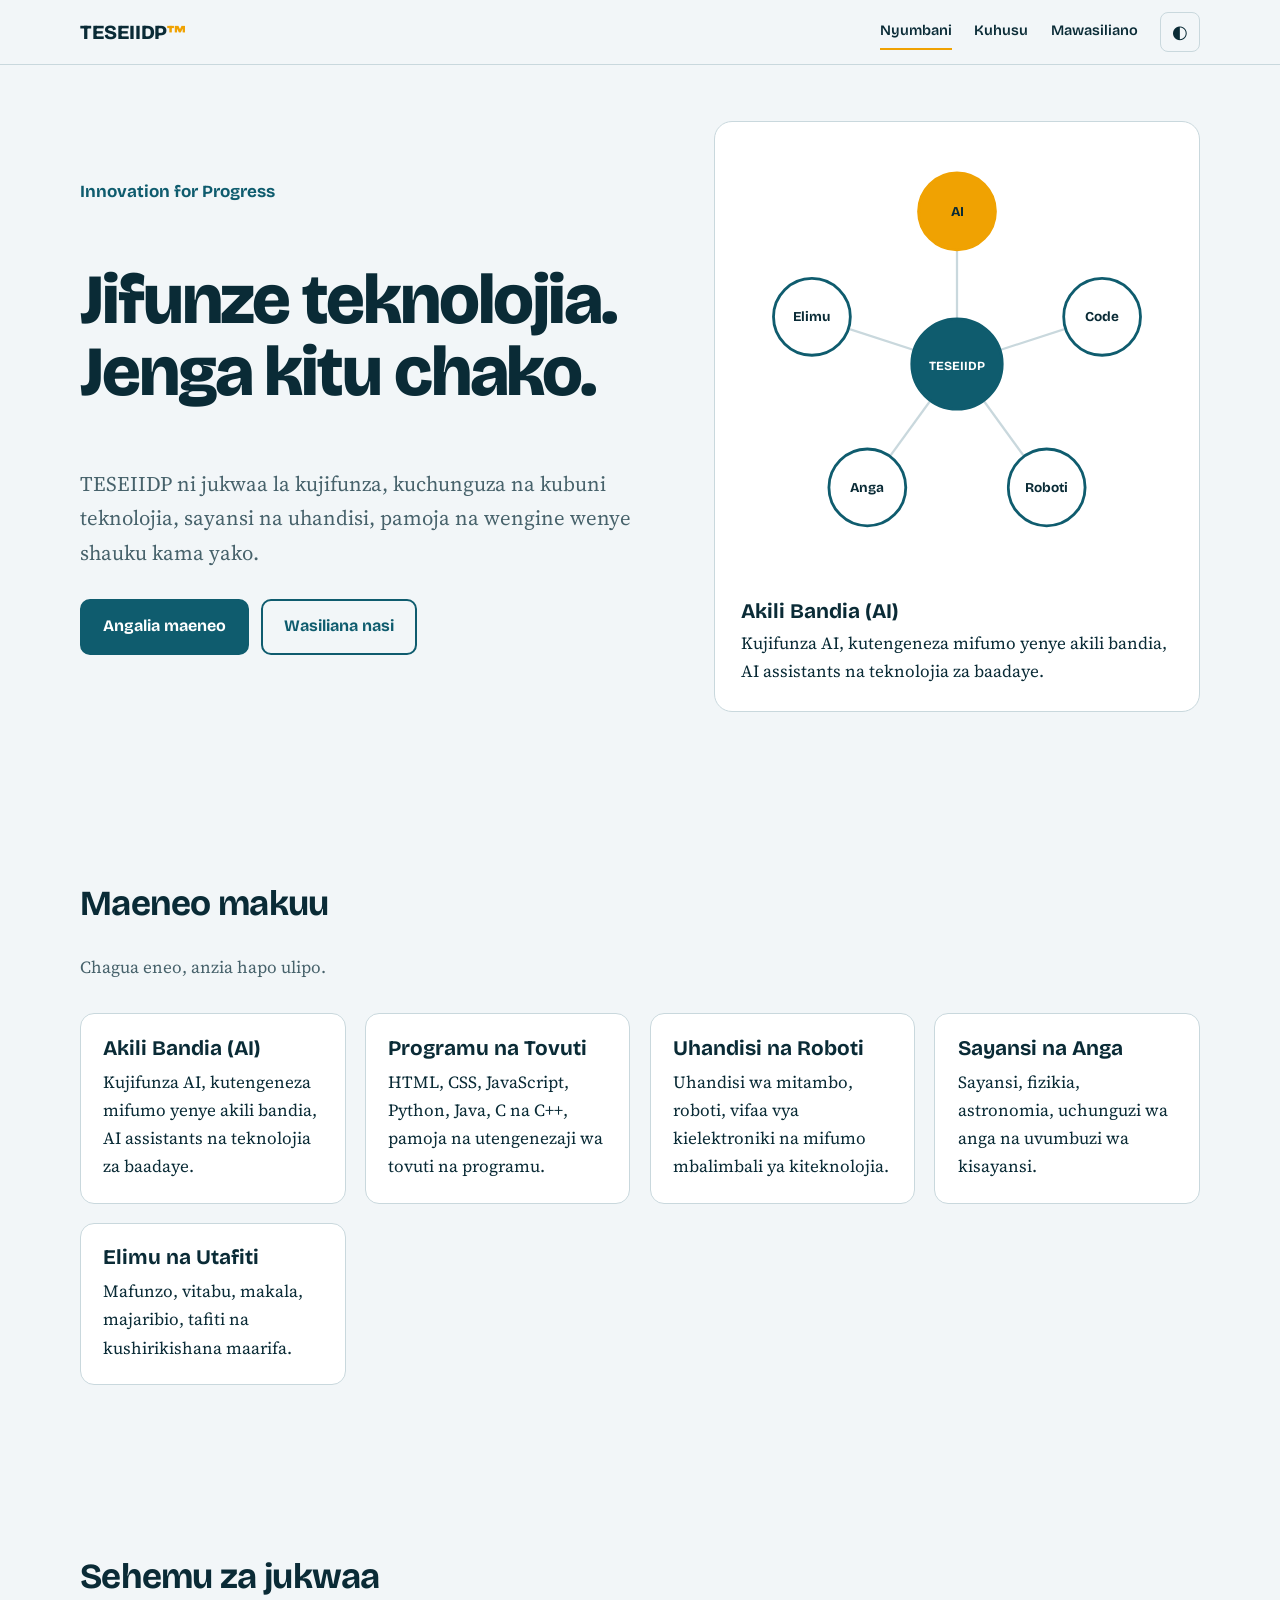
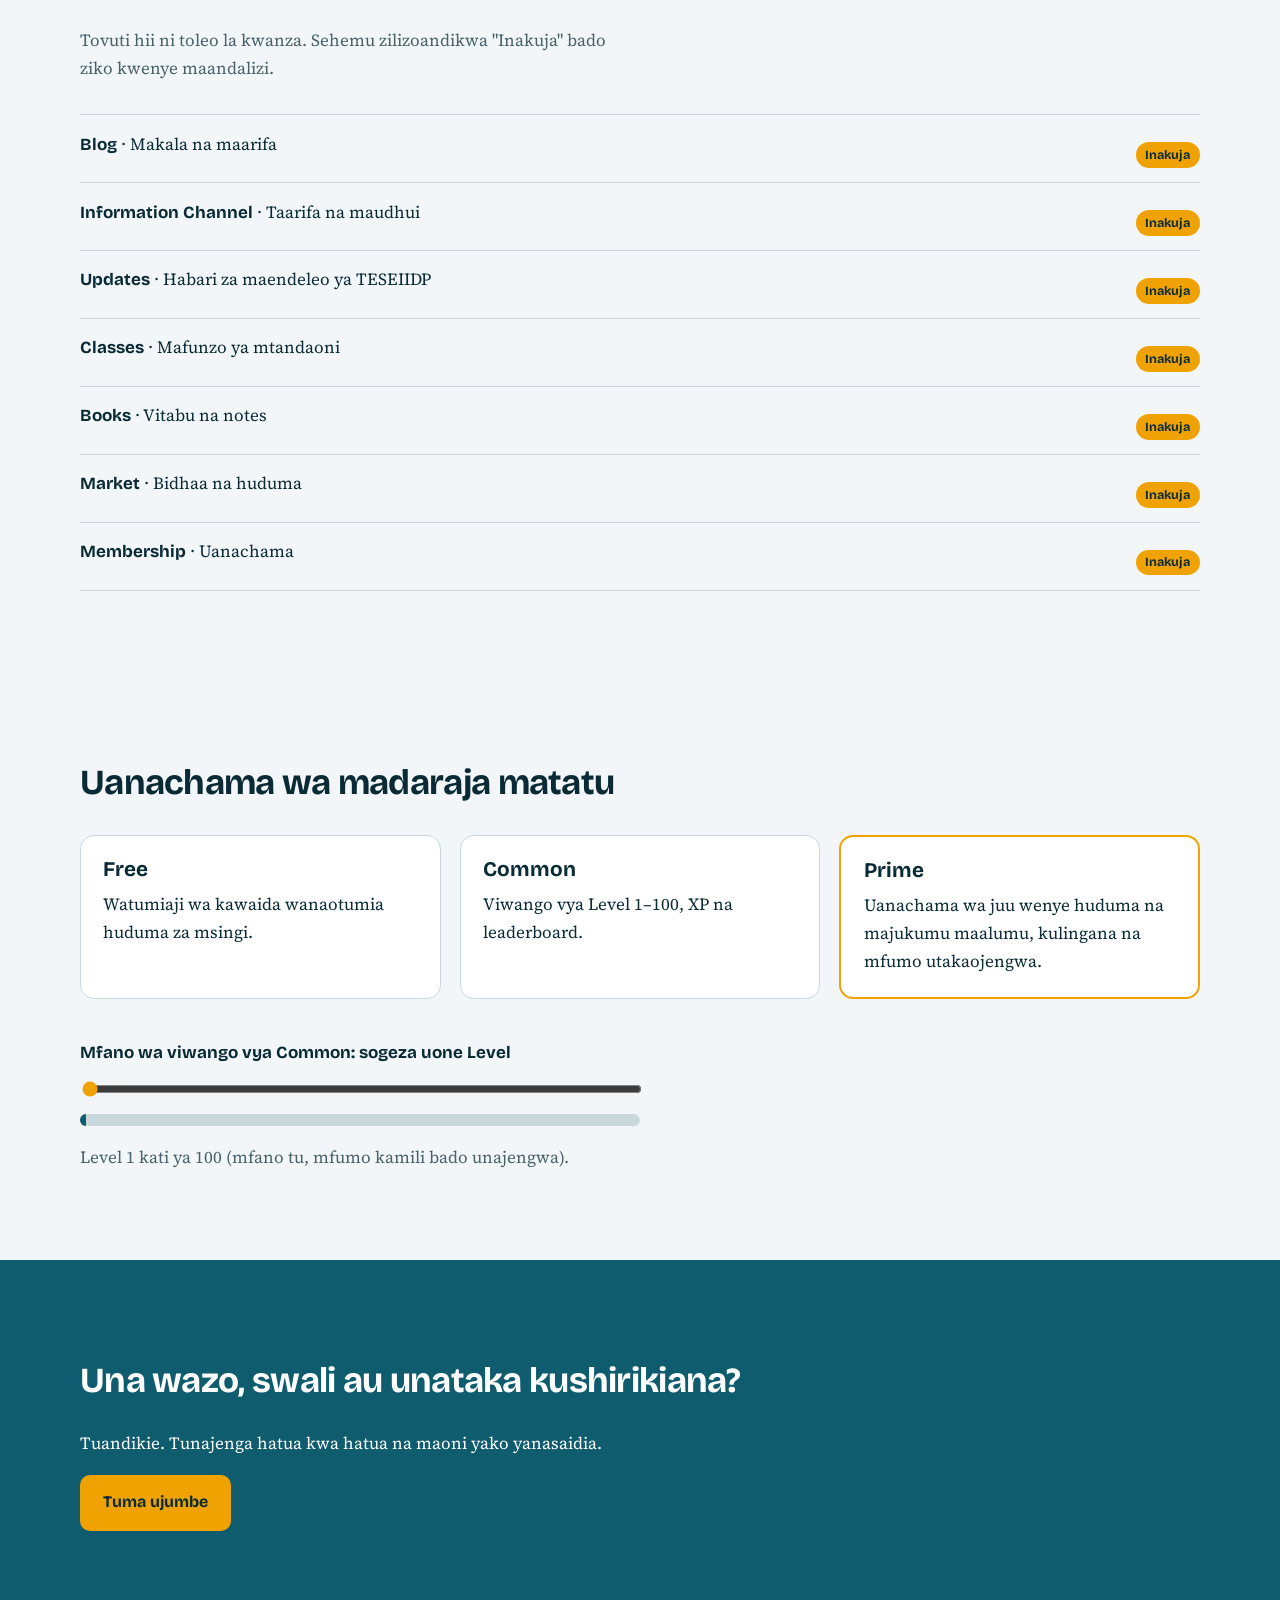
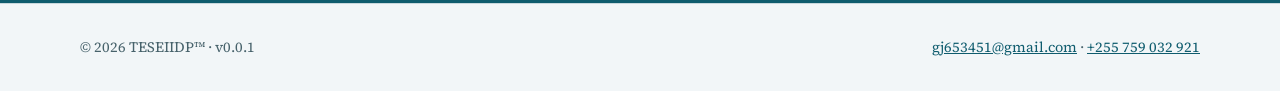
<file: index.html>
<!DOCTYPE html>
<html lang="en">
<head>
    <meta charset="UTF-8">
    <meta name="viewport" content="width=device-width, initial-scale=1.0">
    <title>TESEIIDP Launcher</title>
</head>
<body>

    <script>
        window.location.href = "TESEIIDP-setup-v0.0.1/index.html";
    </script>

</body>
</html>
</file>
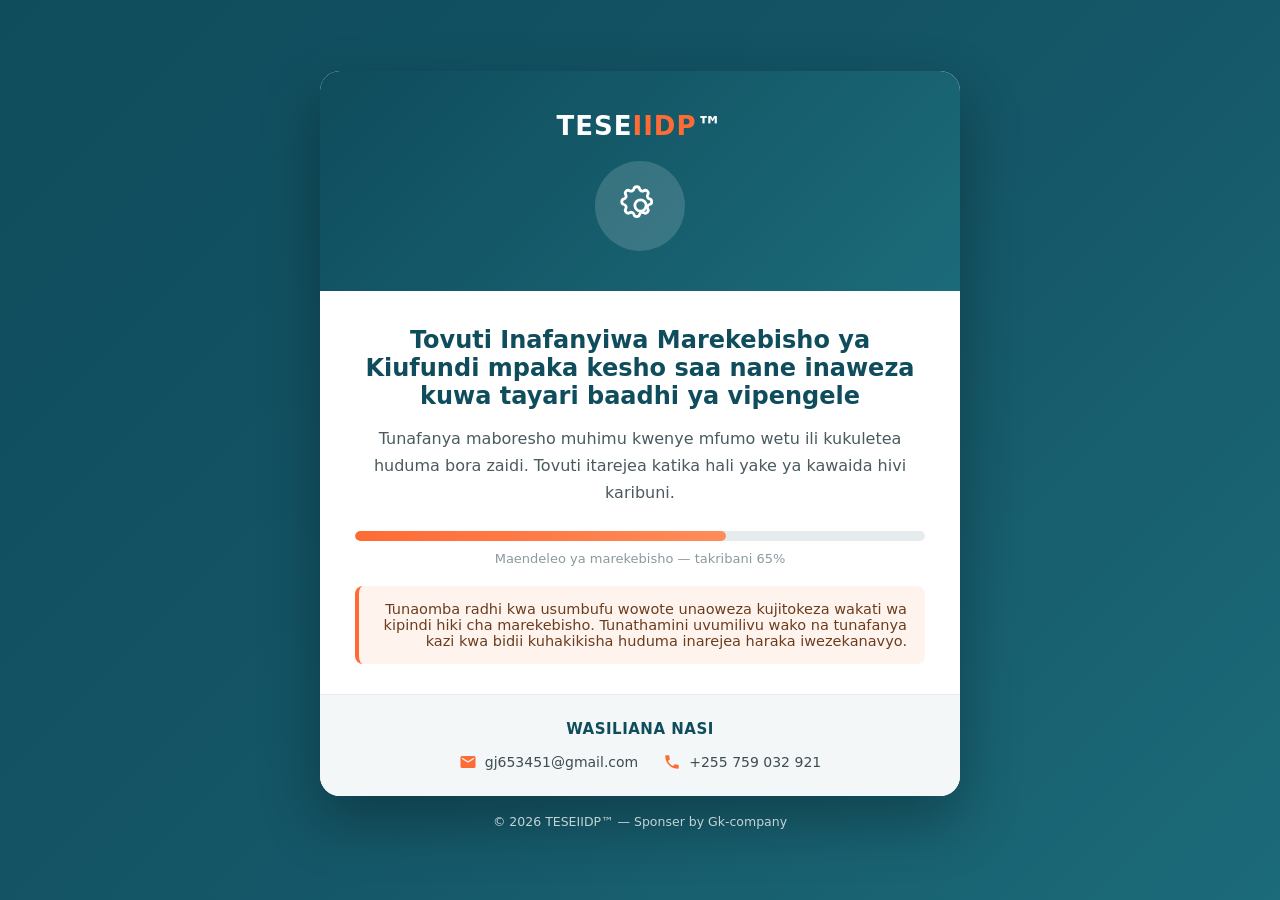
<file: passed vision/index.html>
<!DOCTYPE html>
<html lang="sw">
<head>
<meta charset="UTF-8">
<meta name="viewport" content="width=device-width, initial-scale=1.0">
<title>TESEIIDP™ — Tovuti Inafanyiwa Marekebisho</title>
<style>
  :root {
    --primary: #0f4c5c;
    --accent: #ff6b35;
    --bg: #f4f7f8;
    --text: #1c2b30;
  }
  * { margin: 0; padding: 0; box-sizing: border-box; }
  body {
    font-family: 'Segoe UI', system-ui, -apple-system, sans-serif;
    background: linear-gradient(135deg, #0f4c5c 0%, #145566 50%, #1c6b7a 100%);
    min-height: 100vh;
    display: flex;
    align-items: center;
    justify-content: center;
    padding: 20px;
    color: var(--text);
  }
  .card {
    background: #ffffff;
    max-width: 640px;
    width: 100%;
    border-radius: 20px;
    box-shadow: 0 25px 60px rgba(0,0,0,0.3);
    overflow: hidden;
    animation: fadeIn 0.6s ease-out;
  }
  @keyframes fadeIn {
    from { opacity: 0; transform: translateY(20px); }
    to { opacity: 1; transform: translateY(0); }
  }
  .header {
    background: linear-gradient(135deg, var(--primary), #1c6b7a);
    padding: 40px 30px 30px;
    text-align: center;
    color: #fff;
  }
  .logo {
    font-size: 26px;
    font-weight: 800;
    letter-spacing: 1px;
  }
  .logo span { color: var(--accent); }
  .icon-wrap {
    width: 90px;
    height: 90px;
    background: rgba(255,255,255,0.15);
    border-radius: 50%;
    display: flex;
    align-items: center;
    justify-content: center;
    margin: 20px auto 10px;
    animation: spin 3s linear infinite;
  }
  @keyframes spin {
    100% { transform: rotate(360deg); }
  }
  .icon-wrap svg { width: 45px; height: 45px; }
  .body-content {
    padding: 35px 35px 30px;
    text-align: center;
  }
  .body-content h1 {
    font-size: 24px;
    color: var(--primary);
    margin-bottom: 15px;
  }
  .body-content p {
    font-size: 16px;
    line-height: 1.7;
    color: #4a5a5e;
    margin-bottom: 12px;
  }
  .progress-bar {
    background: #e6ecee;
    border-radius: 50px;
    height: 10px;
    margin: 25px 0 10px;
    overflow: hidden;
  }
  .progress-fill {
    background: linear-gradient(90deg, var(--accent), #ff8c5a);
    height: 100%;
    width: 65%;
    border-radius: 50px;
    animation: pulse 2s ease-in-out infinite;
  }
  @keyframes pulse {
    0%, 100% { opacity: 1; }
    50% { opacity: 0.7; }
  }
  .progress-label {
    font-size: 13px;
    color: #8a9a9e;
    margin-bottom: 20px;
  }
  .apology-box {
    background: #fff4ed;
    border-left: 4px solid var(--accent);
    border-radius: 8px;
    padding: 15px 18px;
    text-align: right;
    font-size: 14.5px;
    color: #6b3d1f;
    margin-top: 10px;
  }
  .contact {
    background: var(--bg);
    padding: 25px 35px;
    text-align: center;
    border-top: 1px solid #e6ecee;
  }
  .contact h3 {
    font-size: 15px;
    color: var(--primary);
    margin-bottom: 15px;
    text-transform: uppercase;
    letter-spacing: 0.5px;
  }
  .contact-items {
    display: flex;
    justify-content: center;
    gap: 25px;
    flex-wrap: wrap;
  }
  .contact-item {
    display: flex;
    align-items: center;
    gap: 8px;
    font-size: 14px;
    color: #3d4d51;
    text-decoration: none;
  }
  .contact-item svg { width: 18px; height: 18px; fill: var(--accent); flex-shrink: 0; }
  .footer-note {
    text-align: center;
    font-size: 12.5px;
    color: rgba(255,255,255,0.75);
    margin-top: 18px;
  }
  @media (max-width: 480px) {
    .body-content h1 { font-size: 20px; }
    .contact-items { flex-direction: column; gap: 12px; }
  }
</style>
</head>
<body>
  <div>
    <div class="card">
      <div class="header">
        <div class="logo">TESE<span>IIDP</span>™</div>
        <div class="icon-wrap">
          <svg viewBox="0 0 24 24" fill="none" stroke="#fff" stroke-width="1.5">
            <path d="M11.49 3.17c-.38-1.56-2.6-1.56-2.98 0a1.53 1.53 0 0 1-2.28.94c-1.37-.84-2.94.73-2.1 2.1.53.86.03 1.98-.94 2.28-1.56.38-1.56 2.6 0 2.98a1.53 1.53 0 0 1 .94 2.28c-.84 1.37.73 2.94 2.1 2.1a1.53 1.53 0 0 1 2.28.94c.38 1.56 2.6 1.56 2.98 0a1.53 1.53 0 0 1 2.28-.94c1.37.84 2.94-.73 2.1-2.1a1.53 1.53 0 0 1 .94-2.28c1.56-.38 1.56-2.6 0-2.98a1.53 1.53 0 0 1-.94-2.28c.84-1.37-.73-2.94-2.1-2.1a1.53 1.53 0 0 1-2.28-.94Z" stroke-linecap="round" stroke-linejoin="round"/>
            <circle cx="12" cy="12" r="3" stroke-linecap="round" stroke-linejoin="round"/>
          </svg>
        </div>
      </div>

      <div class="body-content">
        <h1>Tovuti Inafanyiwa Marekebisho ya Kiufundi mpaka kesho saa nane inaweza kuwa tayari baadhi ya vipengele</h1>
        <p>Tunafanya maboresho muhimu kwenye mfumo wetu ili kukuletea huduma bora zaidi. Tovuti itarejea katika hali yake ya kawaida hivi karibuni.</p>

        <div class="progress-bar">
          <div class="progress-fill"></div>
        </div>
        <div class="progress-label">Maendeleo ya marekebisho — takribani 65%</div>

        <div class="apology-box">
          Tunaomba radhi kwa usumbufu wowote unaoweza kujitokeza wakati wa kipindi hiki cha marekebisho. Tunathamini uvumilivu wako na tunafanya kazi kwa bidii kuhakikisha huduma inarejea haraka iwezekanavyo.
        </div>
      </div>

      <div class="contact">
        <h3>Wasiliana Nasi</h3>
        <div class="contact-items">
          <a href="mailto:info@teseiidp.org" class="contact-item">
            <svg viewBox="0 0 24 24"><path d="M20 4H4a2 2 0 0 0-2 2v12a2 2 0 0 0 2 2h16a2 2 0 0 0 2-2V6a2 2 0 0 0-2-2zm0 4-8 5-8-5V6l8 5 8-5v2z"/></svg>
            gj653451@gmail.com
          </a>
          <a href="tel:+255759032921" class="contact-item">
            <svg viewBox="0 0 24 24"><path d="M6.6 10.8c1.4 2.8 3.8 5.1 6.6 6.6l2.2-2.2c.3-.3.7-.4 1-.2 1.1.4 2.3.6 3.6.6.6 0 1 .4 1 1V20c0 .6-.4 1-1 1C10.6 21 3 13.4 3 4c0-.6.4-1 1-1h3.5c.6 0 1 .4 1 1 0 1.3.2 2.5.6 3.6.1.4 0 .8-.2 1.1L6.6 10.8z"/></svg>
            +255 759 032 921
          </a>
        </div>
      </div>
    </div>
    <div class="footer-note">© 2026 TESEIIDP™ — Sponser by Gk-company</div>
  </div>
</body>
</html>
</file>
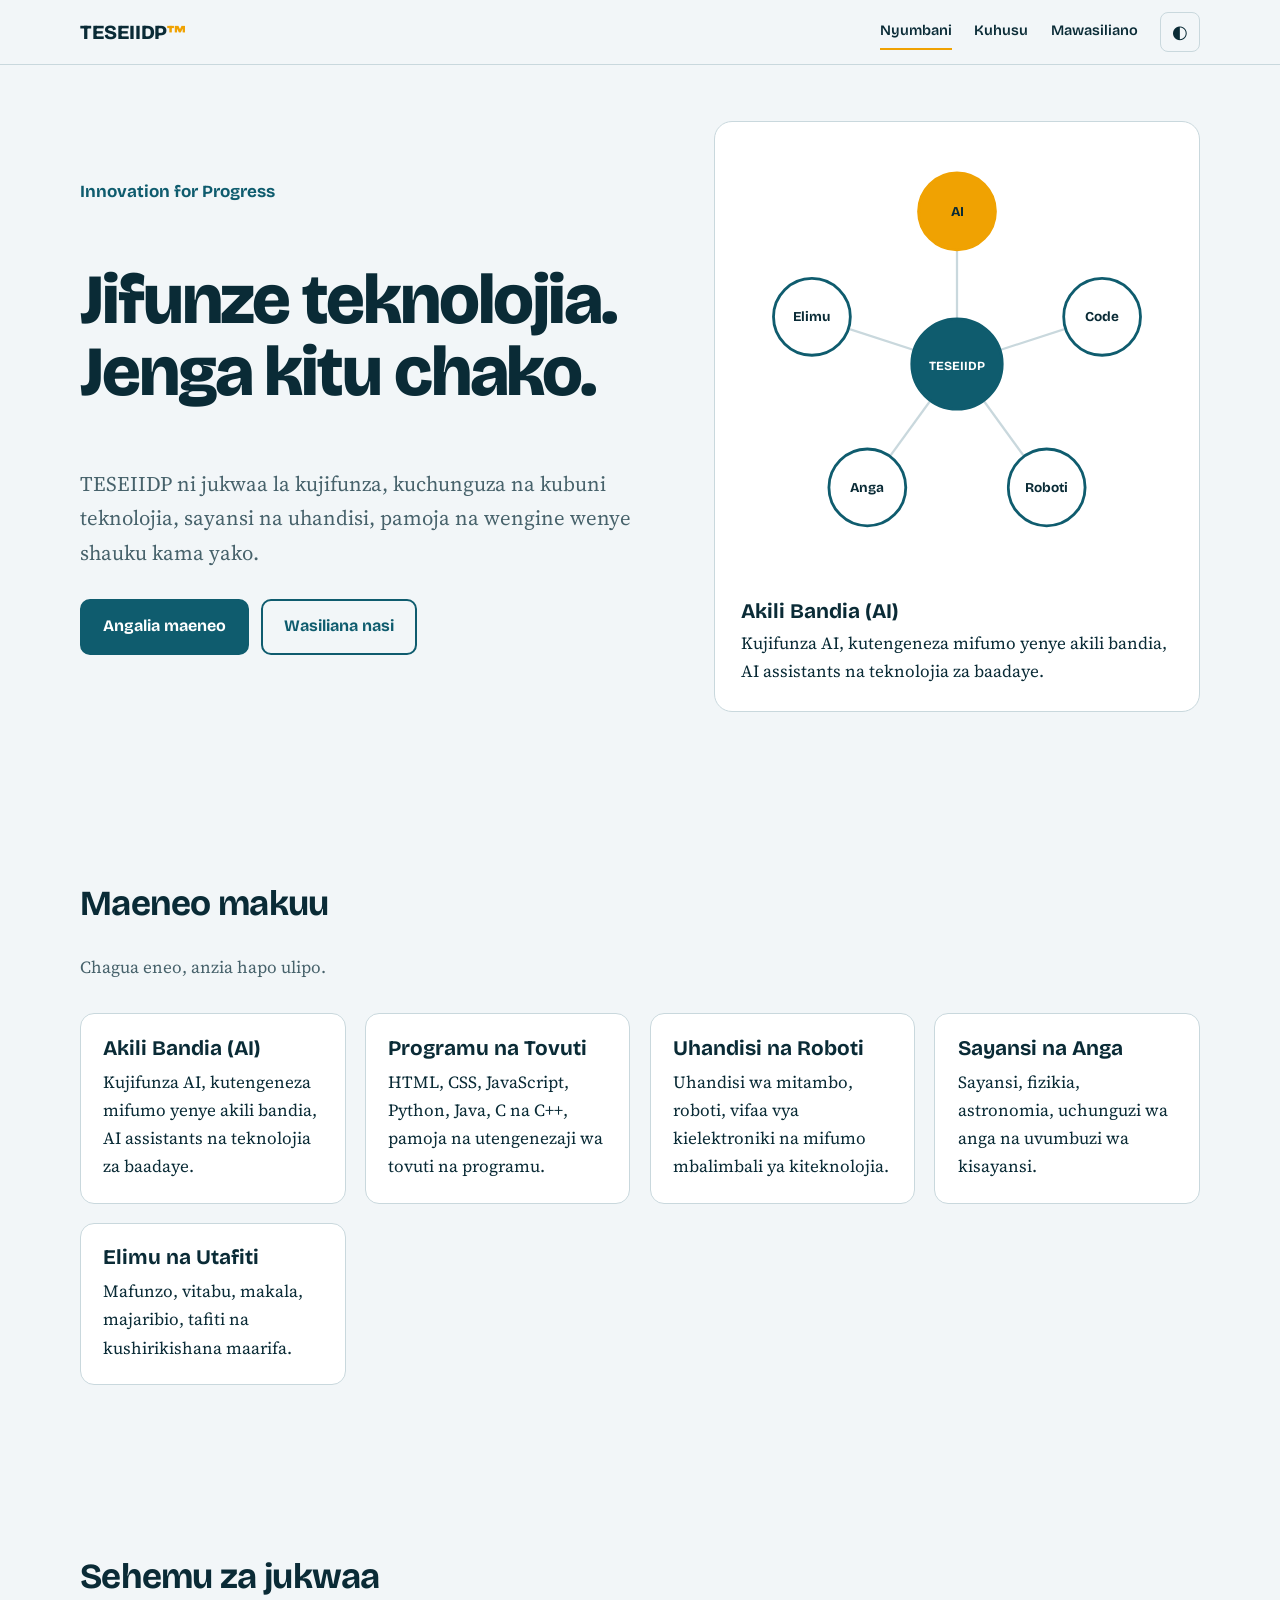
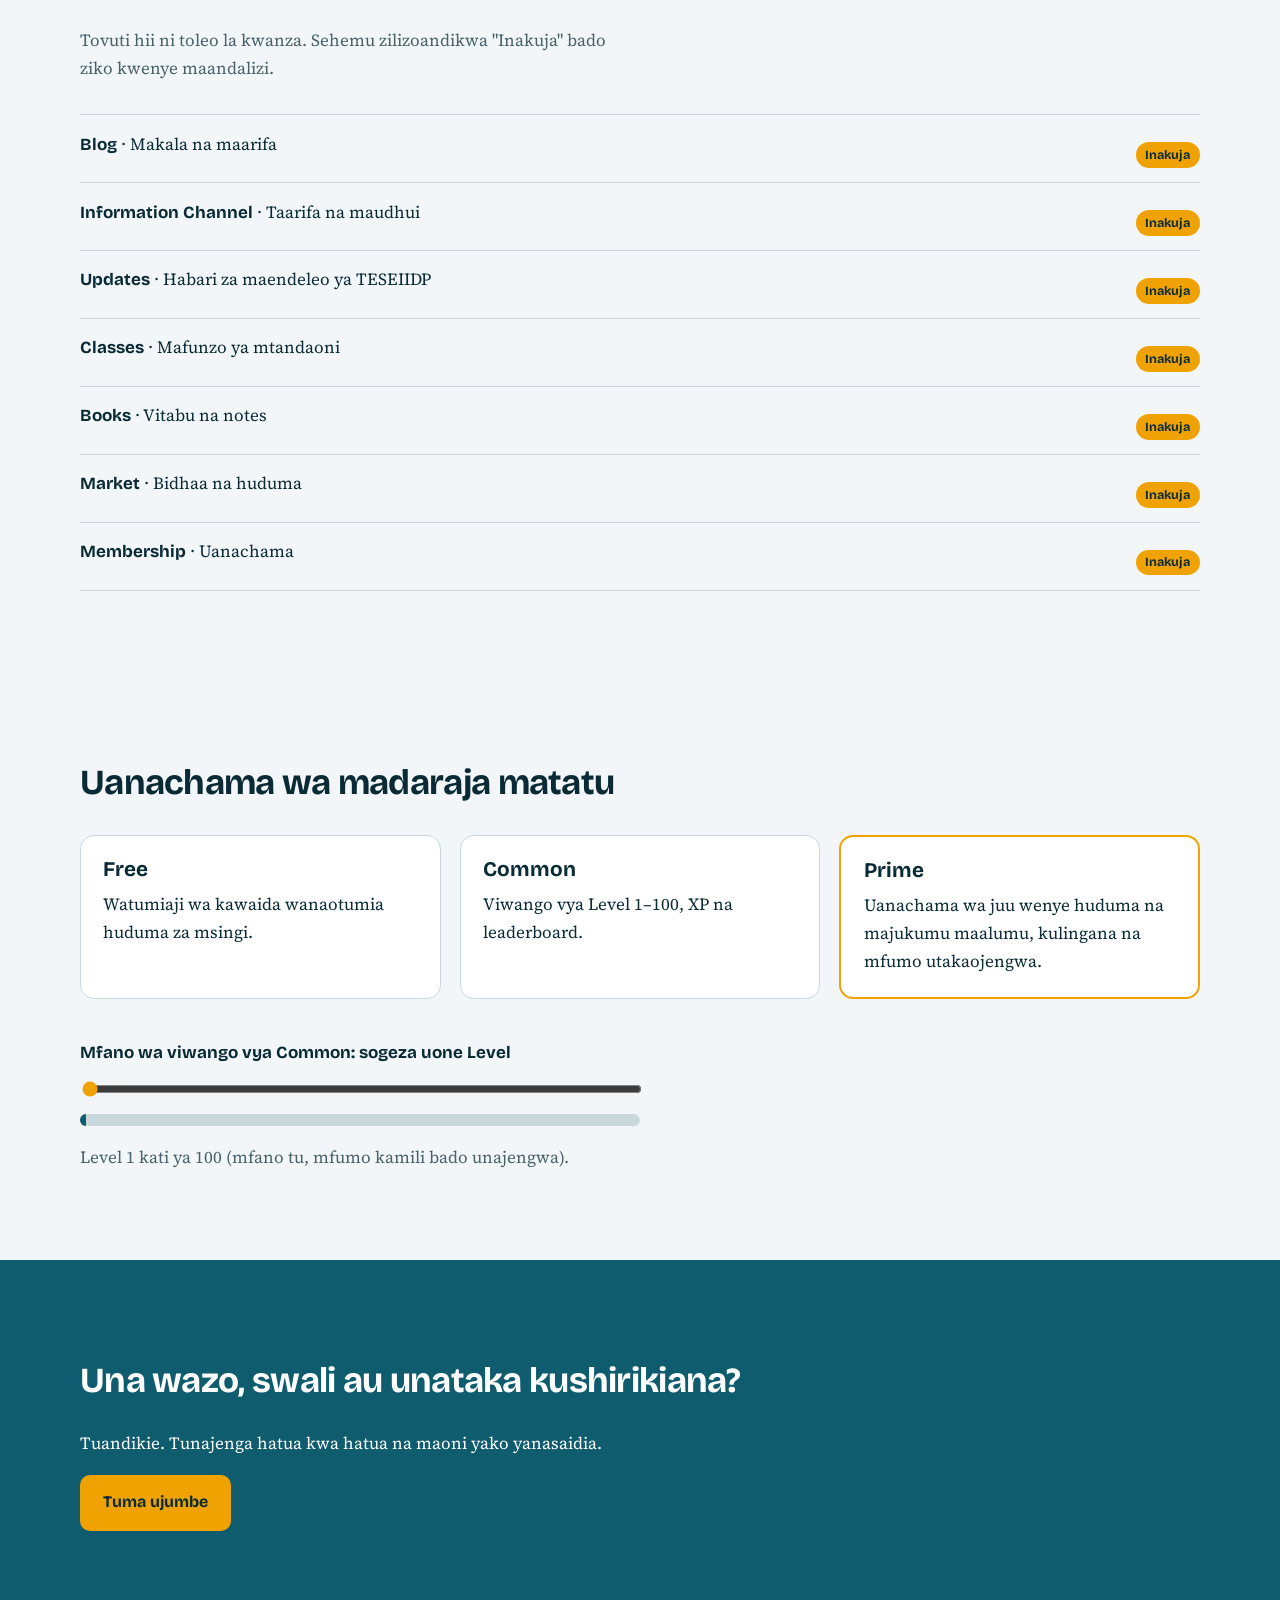
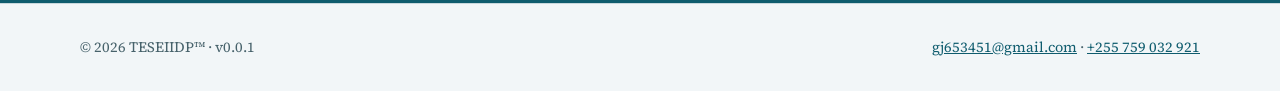
<file: TESEIIDP-setup-v0.0.1/index.html>
<!DOCTYPE html>
<html lang="sw">
<head>
<meta charset="UTF-8">
<meta name="viewport" content="width=device-width, initial-scale=1">
<title>TESEIIDP™ | Innovation for Progress</title>
<meta name="description" content="Jukwaa la teknolojia, sayansi, uhandisi na ubunifu kwa maendeleo ya jamii.">
<link rel="stylesheet" href="css/front.css">
<link rel="stylesheet" href="css/main.css">
<link rel="stylesheet" href="css/animation.css">
</head>
<body>
<header>
  <div class="wrap">
    <a class="brand" href="index.html">TESEIIDP<span>™</span></a>
    <button class="icon-btn" id="menuBtn" aria-label="Fungua menyu" aria-expanded="false">☰</button>
    <nav id="nav" aria-label="Menyu kuu">
      <a href="index.html" aria-current="page">Nyumbani</a>
      <a href="about.html">Kuhusu</a>
      <a href="contact.html">Mawasiliano</a>
      <button class="icon-btn" id="themeBtn" aria-label="Badilisha mwonekano">◐</button>
    </nav>
  </div>
</header>

<main>
<section class="wrap hero">
  <div>
    <p class="motto">Innovation for Progress</p>
    <h1>Jifunze teknolojia. Jenga kitu chako.</h1>
    <p class="lead">TESEIIDP ni jukwaa la kujifunza, kuchunguza na kubuni teknolojia, sayansi na uhandisi, pamoja na wengine wenye shauku kama yako.</p>
    <div class="btns">
      <a class="btn" href="#maeneo">Angalia maeneo</a>
      <a class="btn alt" href="contact.html">Wasiliana nasi</a>
    </div>
  </div>
  <div class="map-box">
    <svg id="map" viewBox="0 0 400 400" role="group" aria-label="Maeneo makuu ya TESEIIDP"></svg>
    <div id="areaInfo" aria-live="polite"><h3></h3><p></p></div>
  </div>
</section>

<section id="maeneo" class="wrap">
  <h2>Maeneo makuu</h2>
  <p class="sub">Chagua eneo, anzia hapo ulipo.</p>
  <div class="grid" id="areaGrid"></div>
</section>

<section class="wrap" id="huduma">
  <h2>Sehemu za jukwaa</h2>
  <p class="sub">Tovuti hii ni toleo la kwanza. Sehemu zilizoandikwa "Inakuja" bado ziko kwenye maandalizi.</p>
  <ul class="list" id="sectionList"></ul>
</section>

<section class="wrap" id="uanachama">
  <h2>Uanachama wa madaraja matatu</h2>
  <div class="grid" id="planGrid"></div>
  <div class="xp">
    <label for="xpRange">Mfano wa viwango vya Common: sogeza uone Level</label>
    <input type="range" id="xpRange" min="1" max="100" value="1">
    <div class="bar" aria-hidden="true"><i id="xpFill"></i></div>
    <p id="xpText" class="sub" aria-live="polite"></p>
  </div>
</section>

<section class="band">
  <div class="wrap">
    <h2>Una wazo, swali au unataka kushirikiana?</h2>
    <p>Tuandikie. Tunajenga hatua kwa hatua na maoni yako yanasaidia.</p>
    <a class="btn" href="contact.html">Tuma ujumbe</a>
  </div>
</section>
</main>

<footer>
  <div class="wrap">
    <span>© <span data-year>2026</span> TESEIIDP™ · <span data-version>v0.0.0.1</span></span>
    <span><a href="mailto:gj653451@gmail.com">gj653451@gmail.com</a> · <a href="tel:+255759032921">+255 759 032 921</a></span>
  </div>
</footer>
<script src="js/configer.js"></script>
<script src="js/main.js"></script>
</body>
</html>
</file>
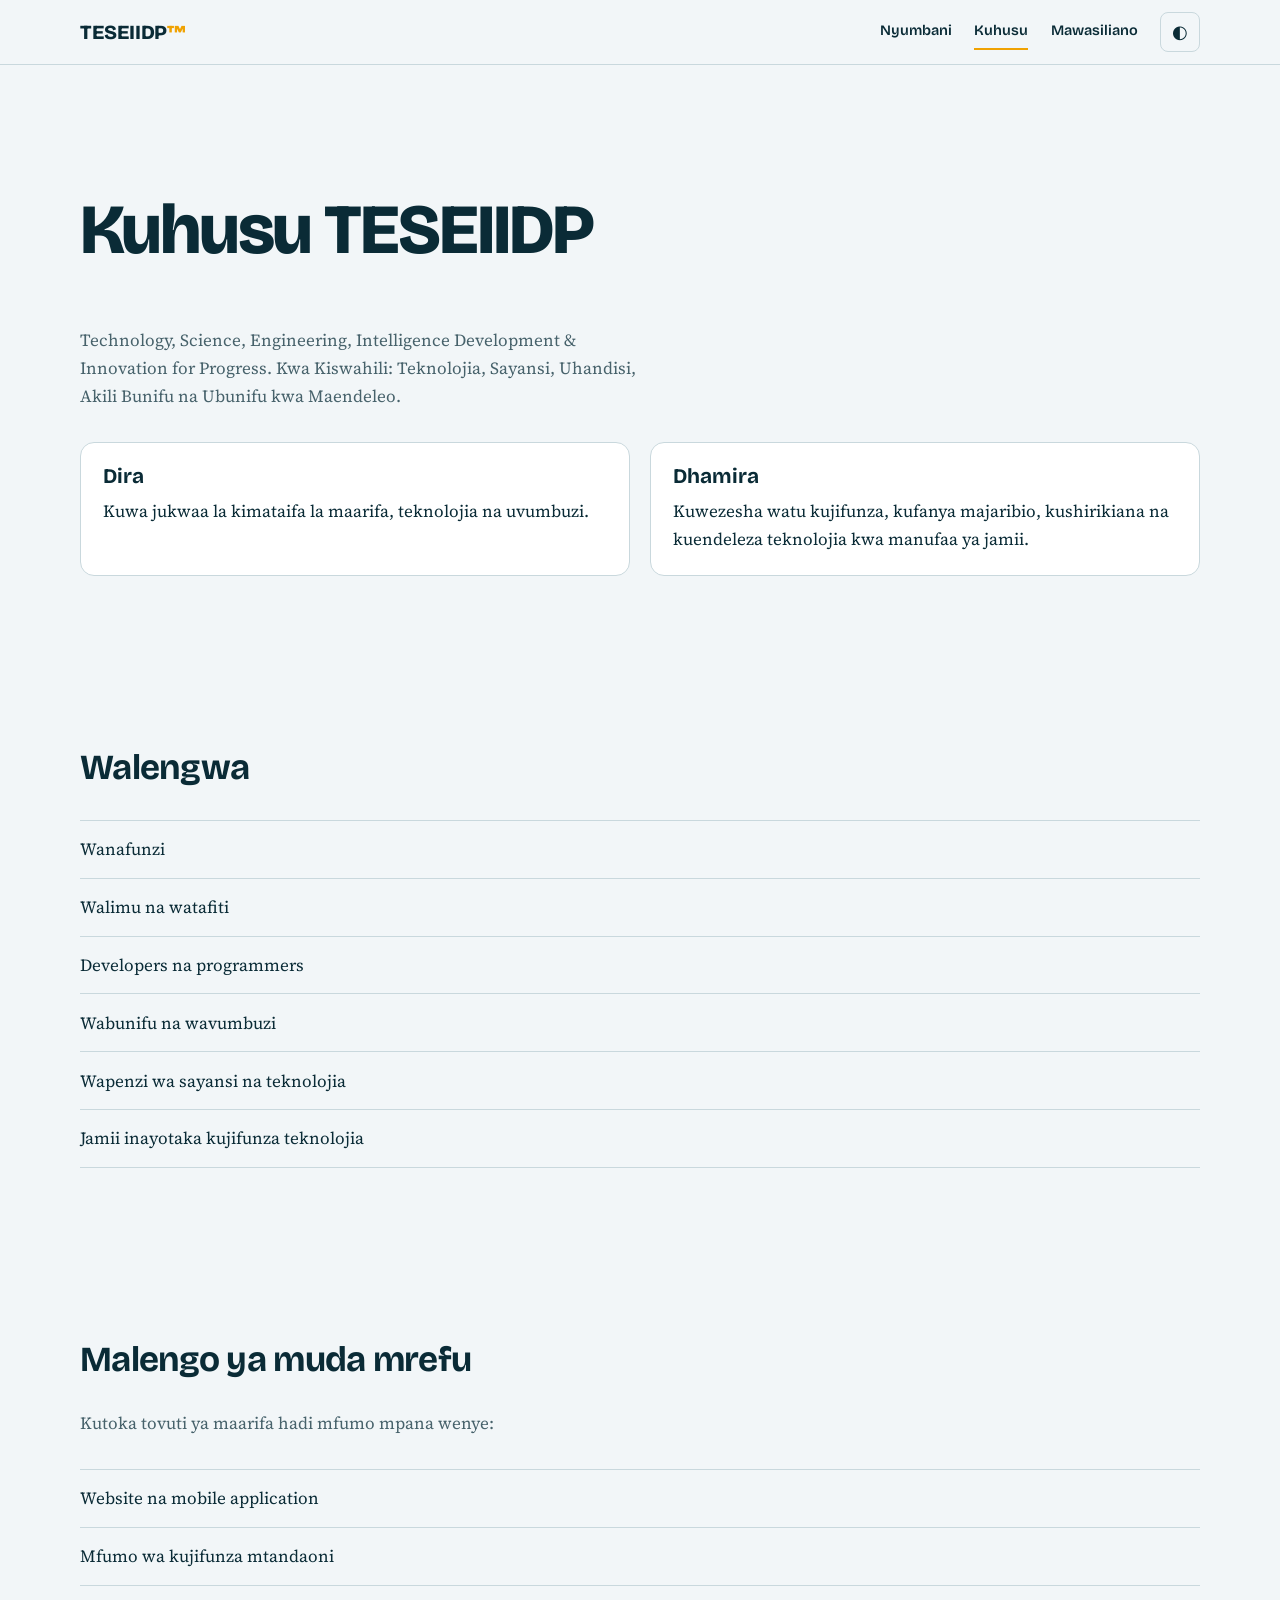
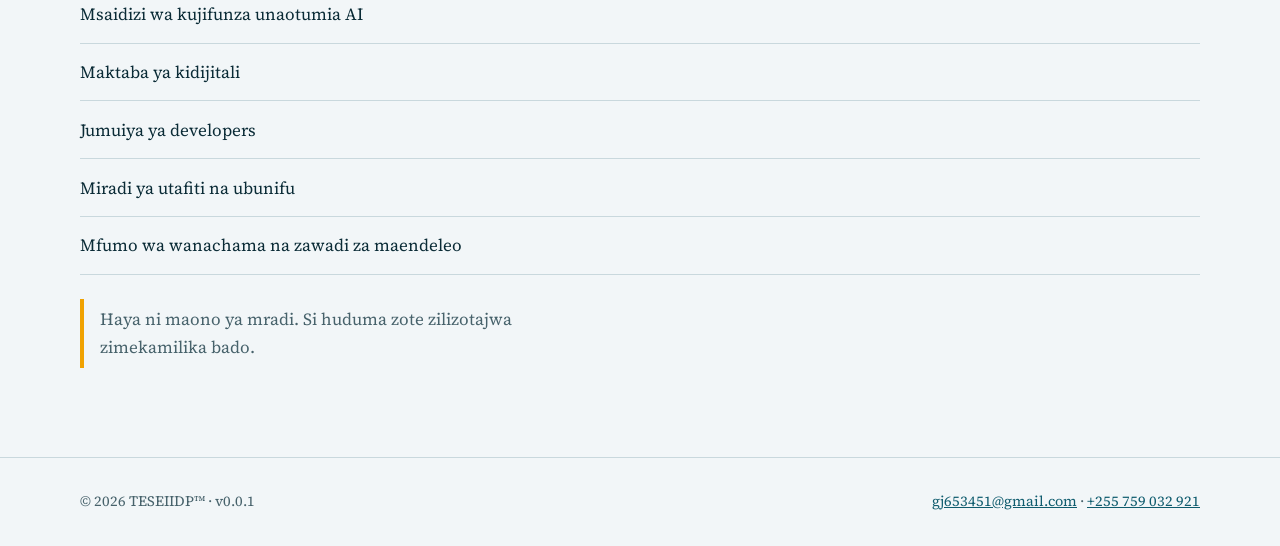
<file: TESEIIDP-setup-v0.0.1/about.html>
<!DOCTYPE html>
<html lang="sw">
<head>
<meta charset="UTF-8">
<meta name="viewport" content="width=device-width, initial-scale=1">
<title>Kuhusu | TESEIIDP™</title>
<meta name="description" content="Dira, dhamira na malengo ya TESEIIDP.">
<link rel="stylesheet" href="css/front.css">
<link rel="stylesheet" href="css/main.css">
<link rel="stylesheet" href="css/animation.css">
</head>
<body>
<header>
  <div class="wrap">
    <a class="brand" href="index.html">TESEIIDP<span>™</span></a>
    <button class="icon-btn" id="menuBtn" aria-label="Fungua menyu" aria-expanded="false">☰</button>
    <nav id="nav" aria-label="Menyu kuu">
      <a href="index.html">Nyumbani</a>
      <a href="about.html" aria-current="page">Kuhusu</a>
      <a href="contact.html">Mawasiliano</a>
      <button class="icon-btn" id="themeBtn" aria-label="Badilisha mwonekano">◐</button>
    </nav>
  </div>
</header>

<main class="wrap">
<section>
  <h1>Kuhusu TESEIIDP</h1>
  <p class="lead sub">Technology, Science, Engineering, Intelligence Development &amp; Innovation for Progress. Kwa Kiswahili: Teknolojia, Sayansi, Uhandisi, Akili Bunifu na Ubunifu kwa Maendeleo.</p>
  <div class="grid">
    <div class="card"><h3>Dira</h3><p>Kuwa jukwaa la kimataifa la maarifa, teknolojia na uvumbuzi.</p></div>
    <div class="card"><h3>Dhamira</h3><p>Kuwezesha watu kujifunza, kufanya majaribio, kushirikiana na kuendeleza teknolojia kwa manufaa ya jamii.</p></div>
  </div>
</section>
<section>
  <h2>Walengwa</h2>
  <ul class="list">
    <li>Wanafunzi</li><li>Walimu na watafiti</li><li>Developers na programmers</li>
    <li>Wabunifu na wavumbuzi</li><li>Wapenzi wa sayansi na teknolojia</li><li>Jamii inayotaka kujifunza teknolojia</li>
  </ul>
</section>
<section>
  <h2>Malengo ya muda mrefu</h2>
  <p class="sub">Kutoka tovuti ya maarifa hadi mfumo mpana wenye:</p>
  <ul class="list">
    <li>Website na mobile application</li><li>Mfumo wa kujifunza mtandaoni</li>
    <li>Msaidizi wa kujifunza unaotumia AI</li><li>Maktaba ya kidijitali</li>
    <li>Jumuiya ya developers</li><li>Miradi ya utafiti na ubunifu</li>
    <li>Mfumo wa wanachama na zawadi za maendeleo</li>
  </ul>
  <p class="note">Haya ni maono ya mradi. Si huduma zote zilizotajwa zimekamilika bado.</p>
</section>
</main>

<footer>
  <div class="wrap">
    <span>© <span data-year>2026</span> TESEIIDP™ · <span data-version>v0.0.0.1</span></span>
    <span><a href="mailto:gj653451@gmail.com">gj653451@gmail.com</a> · <a href="tel:+255759032921">+255 759 032 921</a></span>
  </div>
</footer>
<script src="js/configer.js"></script>
<script src="js/main.js"></script>
</body>
</html>
</file>
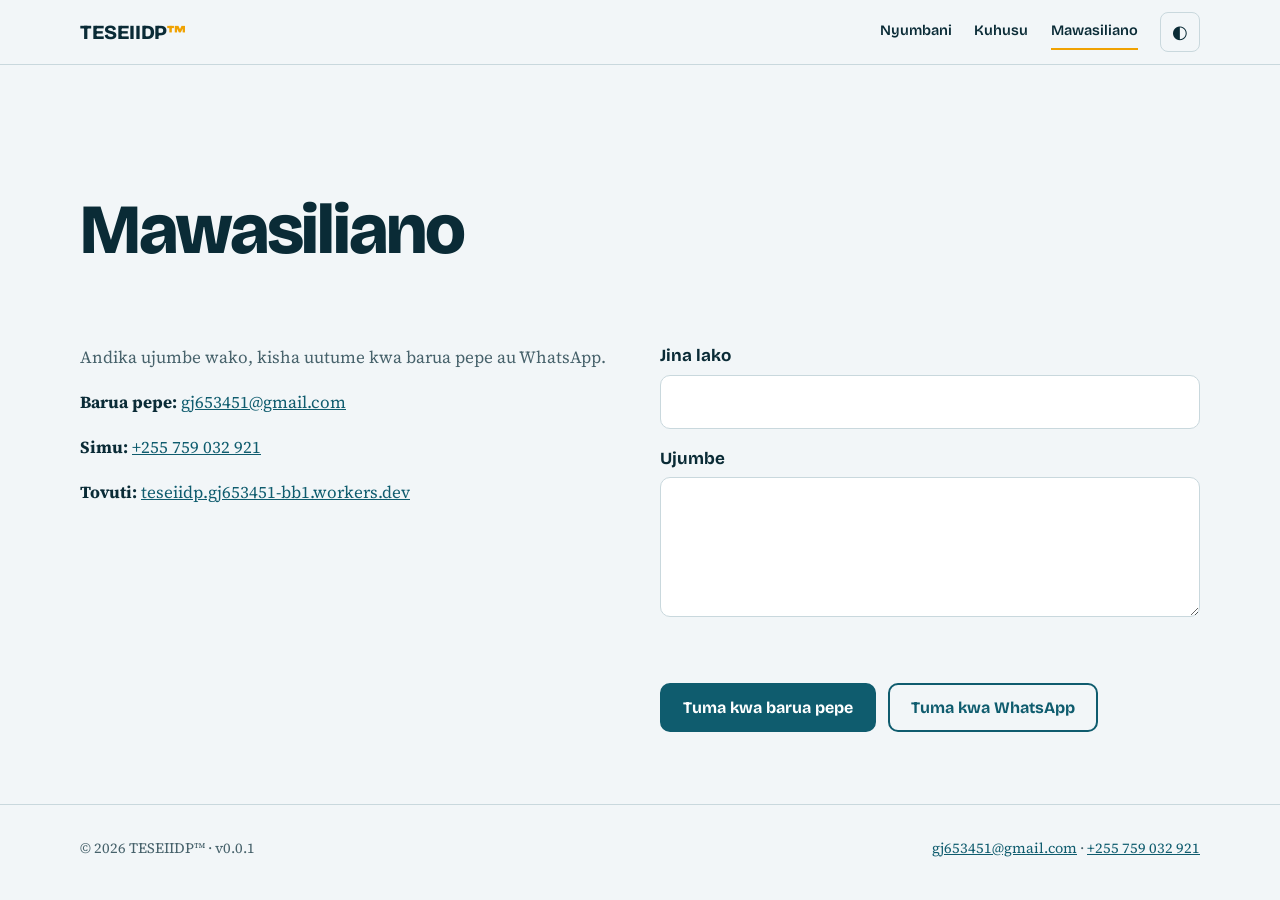
<file: TESEIIDP-setup-v0.0.1/contact.html>
<!DOCTYPE html>
<html lang="sw">
<head>
<meta charset="UTF-8">
<meta name="viewport" content="width=device-width, initial-scale=1">
<title>Mawasiliano | TESEIIDP™</title>
<meta name="description" content="Wasiliana na timu ya TESEIIDP.">
<link rel="stylesheet" href="css/front.css">
<link rel="stylesheet" href="css/main.css">
<link rel="stylesheet" href="css/animation.css">
</head>
<body>
<header>
  <div class="wrap">
    <a class="brand" href="index.html">TESEIIDP<span>™</span></a>
    <button class="icon-btn" id="menuBtn" aria-label="Fungua menyu" aria-expanded="false">☰</button>
    <nav id="nav" aria-label="Menyu kuu">
      <a href="index.html">Nyumbani</a>
      <a href="about.html">Kuhusu</a>
      <a href="contact.html" aria-current="page">Mawasiliano</a>
      <button class="icon-btn" id="themeBtn" aria-label="Badilisha mwonekano">◐</button>
    </nav>
  </div>
</header>

<main class="wrap">
<section>
  <h1>Mawasiliano</h1>
  <div class="contact">
    <div>
      <p class="sub">Andika ujumbe wako, kisha uutume kwa barua pepe au WhatsApp.</p>
      <p><b>Barua pepe:</b> <a href="mailto:gj653451@gmail.com">gj653451@gmail.com</a></p>
      <p><b>Simu:</b> <a href="tel:+255759032921">+255 759 032 921</a></p>
      <p><b>Tovuti:</b> <a href="https://teseiidp.gj653451-bb1.workers.dev/">teseiidp.gj653451-bb1.workers.dev</a></p>
    </div>
    <form id="contactForm" novalidate>
      <label for="cName">Jina lako</label>
      <input type="text" id="cName" autocomplete="name" required>
      <label for="cMsg">Ujumbe</label>
      <textarea id="cMsg" required></textarea>
      <p id="formMsg" role="status"></p>
      <div class="btns">
        <button type="button" class="btn" data-send="mail">Tuma kwa barua pepe</button>
        <button type="button" class="btn alt" data-send="wa">Tuma kwa WhatsApp</button>
      </div>
    </form>
  </div>
</section>
</main>

<footer>
  <div class="wrap">
    <span>© <span data-year>2026</span> TESEIIDP™ · <span data-version>v0.0.0.1</span></span>
    <span><a href="mailto:gj653451@gmail.com">gj653451@gmail.com</a> · <a href="tel:+255759032921">+255 759 032 921</a></span>
  </div>
</footer>
<script src="js/configer.js"></script>
<script src="js/main.js"></script>
</body>
</html>
</file>
<file: TESEIIDP-setup-v0.0.1/css/front.css>
/* Fonti na mfumo wa maandishi */
@import url("https://fonts.googleapis.com/css2?family=Bricolage+Grotesque:opsz,wght@12..96,400;12..96,700;12..96,800&family=Source+Serif+4:opsz,wght@8..60,400;8..60,600&display=swap");
:root{
  --f-display:"Bricolage Grotesque","Segoe UI",system-ui,sans-serif;
  --f-body:"Source Serif 4",Georgia,"Times New Roman",serif;
  --t-sm:.9rem; --t-base:1.0625rem; --t-lg:1.3rem; --t-xl:clamp(1.6rem,3vw,2.2rem);
  --t-hero:clamp(2.3rem,6.2vw,4.4rem);
}
body{font-family:var(--f-body);font-size:var(--t-base);line-height:1.65}
h1,h2,h3,.brand,.btn,nav a,label,.chip{font-family:var(--f-display)}
h1{font-size:var(--t-hero);line-height:1.02;letter-spacing:-.03em;font-weight:800}
h2{font-size:var(--t-xl);line-height:1.1;letter-spacing:-.02em;font-weight:700}
h3{font-size:var(--t-lg);line-height:1.2;font-weight:700}
p{max-width:62ch}
</file>
<file: TESEIIDP-setup-v0.0.1/css/main.css>
:root{
  --bg:#F2F6F8; --card:#FFFFFF; --ink:#0A2B36; --muted:#47626B; --line:#C9D8DD;
  --bahari:#0F5C6E; --jua:#F0A202; --on-bahari:#FFFFFF;
}
@media (prefers-color-scheme:dark){:root:not([data-theme="light"]){
  --bg:#08222B; --card:#0D3140; --ink:#E6F0F2; --muted:#9DB8C0; --line:#1E4A5A; --bahari:#5CC0D6; --on-bahari:#08222B;}}
:root[data-theme="dark"]{--bg:#08222B; --card:#0D3140; --ink:#E6F0F2; --muted:#9DB8C0; --line:#1E4A5A; --bahari:#5CC0D6; --on-bahari:#08222B}
*{box-sizing:border-box}
html{scroll-behavior:smooth}
body{margin:0;background:var(--bg);color:var(--ink)}
a{color:var(--bahari)}
:focus-visible{outline:3px solid var(--jua);outline-offset:3px}
.wrap{width:min(1120px,100% - 2.5rem);margin-inline:auto}
section{padding:4.5rem 0}
.sub{color:var(--muted)}
/* header */
header{position:sticky;top:0;z-index:5;background:var(--bg);border-bottom:1px solid var(--line)}
header .wrap{display:flex;align-items:center;justify-content:space-between;gap:1rem;min-height:64px}
.brand{font-weight:800;font-size:1.25rem;text-decoration:none;color:var(--ink);letter-spacing:-.02em}
.brand span{color:var(--jua)}
nav{display:flex;align-items:center;gap:1.4rem}
nav a{text-decoration:none;color:var(--ink);font-weight:600;font-size:var(--t-sm);padding:.3rem 0;border-bottom:2px solid transparent}
nav a:hover,nav a[aria-current="page"]{border-color:var(--jua)}
.icon-btn{background:none;border:1px solid var(--line);color:var(--ink);border-radius:8px;width:40px;height:40px;cursor:pointer;font-size:1.1rem}
#menuBtn{display:none}
@media (max-width:760px){
  #menuBtn{display:inline-block}
  nav{display:none;position:absolute;inset:64px 0 auto 0;background:var(--bg);flex-direction:column;align-items:flex-start;padding:1rem 1.25rem 1.5rem;border-bottom:1px solid var(--line)}
  nav.open{display:flex}
}
/* hero */
.hero{display:grid;grid-template-columns:1.1fr .9fr;gap:2.5rem;align-items:center;padding-top:3.5rem}
.hero p.lead{font-size:var(--t-lg);color:var(--muted);margin:1.2rem 0 1.8rem}
.motto{font-family:var(--f-display);font-weight:700;color:var(--bahari);margin:0 0 .8rem}
.btns{display:flex;flex-wrap:wrap;gap:.8rem}
.btn{display:inline-block;padding:.8rem 1.3rem;border-radius:10px;font-weight:700;text-decoration:none;border:2px solid var(--bahari);cursor:pointer;font-size:1rem;background:var(--bahari);color:var(--on-bahari)}
.btn.alt{background:transparent;color:var(--bahari)}
.btn:hover{border-color:var(--jua)}
.map-box{background:var(--card);border:1px solid var(--line);border-radius:18px;padding:1rem}
#map{width:100%;height:auto;display:block}
.link{stroke:var(--line);stroke-width:2;fill:none}
.node{cursor:pointer}
.node circle{fill:var(--card);stroke:var(--bahari);stroke-width:2.5}
.node text{font:700 12px var(--f-display);fill:var(--ink);text-anchor:middle;pointer-events:none}
.node.on circle,.node:hover circle{fill:var(--jua);stroke:var(--jua)}
.node.on text,.node:hover text{fill:#0A2B36}
.core circle{fill:var(--bahari)}.core text{fill:var(--on-bahari);font-size:15px}
#areaInfo{padding:.4rem .6rem .6rem}
#areaInfo h3{margin:.2rem 0 .3rem}#areaInfo p{margin:0}
@media (max-width:860px){.hero{grid-template-columns:1fr}}
/* sections */
.grid{display:grid;gap:1.2rem;grid-template-columns:repeat(auto-fit,minmax(240px,1fr));margin-top:2rem}
.card{background:var(--card);border:1px solid var(--line);border-radius:14px;padding:1.4rem}
.card h3{margin:0 0 .4rem}.card p{margin:0}
.chip{display:inline-block;font-size:.78rem;font-weight:700;padding:.15rem .6rem;border-radius:99px;background:var(--jua);color:#0A2B36;margin-top:.8rem}
.list{list-style:none;padding:0;margin:2rem 0 0;border-top:1px solid var(--line)}
.list li{display:flex;justify-content:space-between;gap:1rem;padding:.9rem 0;border-bottom:1px solid var(--line)}
.list b{font-family:var(--f-display)}
.plan.prime{border-color:var(--jua);border-width:2px}
.xp{margin-top:2.5rem;max-width:560px}
.xp label{font-weight:700;display:block;margin-bottom:.6rem}
.xp input{width:100%;accent-color:var(--jua)}
.bar{height:12px;background:var(--line);border-radius:99px;overflow:hidden;margin-top:.6rem}
.bar i{display:block;height:100%;width:1%;background:var(--bahari)}
.band{background:var(--bahari);color:var(--on-bahari)}
.band h2,.band p{color:inherit}
.band .btn{background:var(--jua);border-color:var(--jua);color:#0A2B36}
.note{border-left:4px solid var(--jua);padding:.4rem 1rem;margin-top:1.5rem;color:var(--muted)}
/* contact */
.contact{display:grid;grid-template-columns:1fr 1fr;gap:2.5rem}
@media (max-width:760px){.contact{grid-template-columns:1fr}}
form label{display:block;font-weight:700;margin:1rem 0 .3rem}
input[type=text],input[type=email],textarea{width:100%;padding:.75rem;border-radius:10px;border:1px solid var(--line);background:var(--card);color:var(--ink);font:inherit}
textarea{min-height:140px;resize:vertical}
#formMsg{min-height:1.5rem;color:var(--muted)}
footer{border-top:1px solid var(--line);padding:2rem 0;color:var(--muted);font-size:var(--t-sm)}
footer .wrap{display:flex;flex-wrap:wrap;justify-content:space-between;gap:1rem}
</file>
<file: TESEIIDP-setup-v0.0.1/css/animation.css>
/* Mwendo mmoja uliopangwa: ramani ya maeneo inajichora ukurasa unapofunguka. */
@keyframes draw{to{stroke-dashoffset:0}}
@keyframes pop{from{opacity:0;transform:scale(.6)}to{opacity:1;transform:none}}
.link{stroke-dasharray:1;stroke-dashoffset:1;animation:draw 1s ease-out forwards}
.node{opacity:0;transform-box:fill-box;transform-origin:center;animation:pop .45s ease-out forwards}
.node:nth-of-type(1){animation-delay:.5s}.node:nth-of-type(2){animation-delay:.7s}.node:nth-of-type(3){animation-delay:.85s}
.node:nth-of-type(4){animation-delay:1s}.node:nth-of-type(5){animation-delay:1.15s}.node:nth-of-type(6){animation-delay:1.3s}
.bar i{transition:width .25s ease}
@media (prefers-reduced-motion:reduce){
  .link{animation:none;stroke-dashoffset:0}.node{animation:none;opacity:1}.bar i{transition:none}
}
</file>
